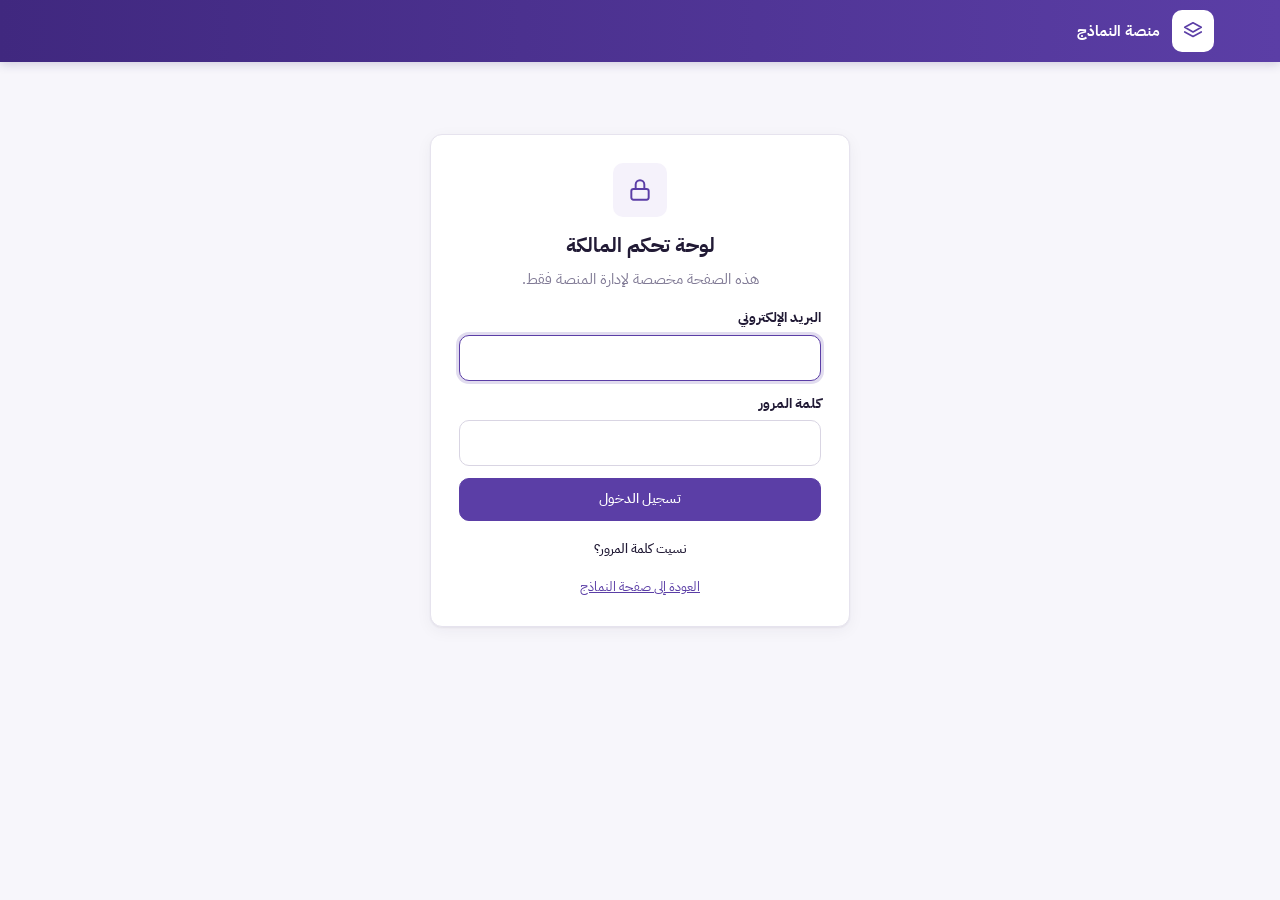
<file: admin.html>
<!doctype html>
<html lang="ar" dir="rtl">
<head>
  <meta charset="utf-8">
  <meta name="viewport" content="width=device-width, initial-scale=1">
  <meta name="robots" content="noindex, nofollow">
  <meta http-equiv="Content-Security-Policy" content="default-src 'self'; script-src 'self'; style-src 'self' 'unsafe-inline'; img-src 'self' data: blob:; font-src 'self' data:; connect-src 'self' https://*.googleapis.com; frame-src 'self' blob: https://*.firebaseapp.com; worker-src 'self' blob:; object-src 'none'; base-uri 'none'; form-action 'self'">
  <meta name="referrer" content="no-referrer">
  <title>لوحة التحكم</title>
  <link rel="icon" href="img/favicon.svg" type="image/svg+xml">
  <link rel="stylesheet" href="css/app.css">
  <script type="module" src="js/admin.js"></script>
</head>
<body>
  <div id="app"><main><div class="wrap"><p class="muted">جارٍ التحميل…</p></div></main></div>
  <noscript><p style="padding:24px">يتطلب هذا الموقع تفعيل JavaScript.</p></noscript>
</body>
</html>
</file>
<file: css/app.css>
@font-face { font-family: 'Plex Arabic'; font-weight: 400; font-display: swap; src: url(../fonts/ibm-plex-sans-arabic-arabic-400-normal.woff2) format('woff2'); unicode-range: U+0600-06FF, U+0750-077F, U+0870-08FF, U+200C-200E, U+FB50-FDFF, U+FE70-FEFC; }
@font-face { font-family: 'Plex Arabic'; font-weight: 500; font-display: swap; src: url(../fonts/ibm-plex-sans-arabic-arabic-500-normal.woff2) format('woff2'); unicode-range: U+0600-06FF, U+0750-077F, U+0870-08FF, U+200C-200E, U+FB50-FDFF, U+FE70-FEFC; }
@font-face { font-family: 'Plex Arabic'; font-weight: 700; font-display: swap; src: url(../fonts/ibm-plex-sans-arabic-arabic-700-normal.woff2) format('woff2'); unicode-range: U+0600-06FF, U+0750-077F, U+0870-08FF, U+200C-200E, U+FB50-FDFF, U+FE70-FEFC; }
@font-face { font-family: 'Plex Arabic'; font-weight: 400; font-display: swap; src: url(../fonts/ibm-plex-sans-arabic-latin-400-normal.woff2) format('woff2'); unicode-range: U+0000-00FF, U+2000-206F, U+20AC, U+2122; }
@font-face { font-family: 'Plex Arabic'; font-weight: 500; font-display: swap; src: url(../fonts/ibm-plex-sans-arabic-latin-500-normal.woff2) format('woff2'); unicode-range: U+0000-00FF, U+2000-206F, U+20AC, U+2122; }
@font-face { font-family: 'Plex Arabic'; font-weight: 700; font-display: swap; src: url(../fonts/ibm-plex-sans-arabic-latin-700-normal.woff2) format('woff2'); unicode-range: U+0000-00FF, U+2000-206F, U+20AC, U+2122; }

:root {
  --p: #5b3ea6; --p-dark: #40287f; --p-deep: #2e1d5e; --p-soft: #d9d0ee; --p-tint: #f5f2fb; --p-line: #e4ddf3;
  --ink: #211a35; --ink-2: #4d4664; --ink-3: #807a95; --bg: #f7f6fb; --card: #fff; --line: #e6e3ee;
  --ok: #157a4f; --ok-bg: #e6f5ee; --warn: #8a5a00; --warn-bg: #fff6dd; --err: #b42335; --err-bg: #fdecee;
  --r: 12px; --r-sm: 8px; --shadow: 0 1px 2px rgba(33, 26, 53, .06), 0 4px 16px rgba(33, 26, 53, .05);
  --font: 'Plex Arabic', 'IBM Plex Sans Arabic', 'Segoe UI', Tahoma, sans-serif;
  color-scheme: light;
}
* { box-sizing: border-box; }
html { -webkit-text-size-adjust: 100%; }
body { margin: 0; font-family: var(--font); color: var(--ink); background: var(--bg); font-size: 15px; line-height: 1.6; min-height: 100vh; display: flex; flex-direction: column; }
main { flex: 1; }
a { color: var(--p); }
button, input, select, textarea { font: inherit; color: inherit; }
img { max-width: 100%; }
.ic { flex: none; }
.sr-only { position: absolute; width: 1px; height: 1px; overflow: hidden; clip: rect(0 0 0 0); }
:focus-visible { outline: 3px solid color-mix(in srgb, var(--p) 45%, transparent); outline-offset: 2px; }
[hidden] { display: none !important; }

/* ---------- top bar ---------- */
.topbar { background: linear-gradient(90deg, var(--p-dark), var(--p)); color: #fff; position: sticky; top: 0; z-index: 30; box-shadow: 0 2px 10px rgba(46, 29, 94, .2); }
.topbar-in { max-width: 1180px; margin: 0 auto; padding: 10px 16px; display: flex; align-items: center; justify-content: space-between; gap: 12px; }
.brand { display: flex; align-items: center; gap: 12px; color: #fff; text-decoration: none; min-width: 0; }
.brand-logos { background: #fff; color: var(--p); border-radius: 10px; padding: 6px 10px; display: flex; gap: 8px; align-items: center; height: 42px; flex: none; }
.brand-logos img { height: 30px; width: auto; max-width: 140px; object-fit: contain; }
.brand-logos.clear { background: transparent; padding: 0 4px; gap: 12px; }
.brand-logos.clear img { height: 34px; }
.brand-title { font-weight: 700; font-size: 15px; overflow: hidden; text-overflow: ellipsis; white-space: nowrap; }
.top-nav { display: flex; gap: 8px; flex: none; }
.nav-btn { display: inline-flex; align-items: center; gap: 6px; padding: 7px 14px; border-radius: 999px; color: #fff; text-decoration: none; font-weight: 500; font-size: 14px; border: 1px solid rgba(255, 255, 255, .35); background: transparent; cursor: pointer; }
.nav-btn.active, .nav-btn:hover { background: #fff; color: var(--p-dark); }
@media (max-width: 640px) { .brand-title { font-size: 13px; white-space: normal; line-height: 1.35; display: -webkit-box; -webkit-line-clamp: 2; -webkit-box-orient: vertical; } .nav-btn span { display: none; } .nav-btn { padding: 8px; } }

/* ---------- layout ---------- */
.wrap { max-width: 1180px; margin: 0 auto; padding: 24px 16px 48px; }
.wrap.narrow { max-width: 860px; }
.hero { background: linear-gradient(160deg, var(--p-deep), var(--p) 70%); color: #fff; padding: 44px 16px 64px; text-align: center; position: relative; overflow: hidden; }
.hero::after { content: ''; position: absolute; inset: auto -60px -80px auto; width: 260px; height: 260px; border-radius: 40px; background: rgba(255, 255, 255, .06); transform: rotate(18deg); }
.hero h1 { margin: 0 auto 8px; max-width: 820px; font-size: clamp(22px, 3.6vw, 34px); line-height: 1.4; }
.hero p { margin: 0 auto 22px; max-width: 640px; opacity: .88; }
.search { max-width: 560px; margin: 0 auto; position: relative; }
.search input { width: 100%; padding: 13px 46px 13px 16px; border-radius: 12px; border: 0; box-shadow: 0 6px 24px rgba(0, 0, 0, .15); font-size: 15px; }
.search .ic { position: absolute; right: 15px; top: 50%; transform: translateY(-50%); color: var(--ink-3); }
.lift { margin-top: -36px; position: relative; z-index: 2; }
.section-head { display: flex; align-items: center; justify-content: space-between; gap: 12px; margin: 28px 0 12px; }
.section-head h2 { margin: 0; font-size: 19px; }
.muted { color: var(--ink-3); }
.small { font-size: 13px; }

/* ---------- cards ---------- */
.cards { display: grid; grid-template-columns: repeat(auto-fill, minmax(280px, 1fr)); gap: 16px; }
.card { background: var(--card); border: 1px solid var(--line); border-radius: var(--r); box-shadow: var(--shadow); }
.form-card { padding: 18px; display: flex; flex-direction: column; gap: 10px; transition: transform .15s, box-shadow .15s; }
.form-card:hover { transform: translateY(-2px); box-shadow: 0 8px 28px rgba(46, 29, 94, .12); }
.form-card .fc-head { display: flex; gap: 12px; align-items: flex-start; }
.badge-ic { width: 40px; height: 40px; border-radius: 10px; background: var(--p-tint); color: var(--p); display: grid; place-items: center; flex: none; }
.form-card h3 { margin: 4px 0 0; font-size: 17px; line-height: 1.45; }
.form-card p { margin: 0; color: var(--ink-2); font-size: 14px; flex: 1; }
.tags { display: flex; flex-wrap: wrap; gap: 6px; }
.tag { background: var(--p-tint); color: var(--p-dark); border: 1px solid var(--p-line); border-radius: 999px; padding: 1px 10px; font-size: 12px; }
.empty { padding: 28px 16px; text-align: center; color: var(--ink-3); border: 1.5px dashed var(--line); border-radius: var(--r); background: #fff; }
.list-rows { display: flex; flex-direction: column; gap: 8px; }
.row-item { display: flex; align-items: center; gap: 12px; padding: 12px 14px; background: #fff; border: 1px solid var(--line); border-radius: var(--r-sm); flex-wrap: wrap; }
.row-item .grow { flex: 1; min-width: 180px; }
.row-item b { display: block; }

/* ---------- buttons ---------- */
.btn { display: inline-flex; align-items: center; justify-content: center; gap: 7px; padding: 9px 16px; border-radius: 10px; border: 1px solid var(--line); background: #fff; color: var(--ink); cursor: pointer; font-weight: 500; font-size: 14px; text-decoration: none; white-space: nowrap; transition: background .15s, border-color .15s; min-height: 40px; }
.btn:hover { border-color: var(--p-soft); background: var(--p-tint); }
.btn.primary { background: var(--p); border-color: var(--p); color: #fff; }
.btn.primary:hover { background: var(--p-dark); }
.btn.danger { background: var(--err); border-color: var(--err); color: #fff; }
.btn.ghost { background: transparent; border-color: transparent; }
.btn.ghost:hover { background: var(--p-tint); }
.btn.soft { background: var(--p-tint); border-color: var(--p-line); color: var(--p-dark); }
.btn.sm { padding: 5px 10px; min-height: 32px; font-size: 13px; border-radius: 8px; }
.btn.block { width: 100%; }
.btn[disabled] { opacity: .55; cursor: not-allowed; }
.btn.loading { pointer-events: none; opacity: .75; }
.btn.loading::before { content: ''; width: 14px; height: 14px; border: 2px solid currentColor; border-top-color: transparent; border-radius: 50%; animation: spin .7s linear infinite; }
@keyframes spin { to { transform: rotate(360deg); } }
.icon-btn { width: 34px; height: 34px; display: inline-grid; place-items: center; border-radius: 8px; border: 1px solid transparent; background: transparent; cursor: pointer; color: var(--ink-2); }
.icon-btn:hover { background: var(--p-tint); color: var(--p); }
.icon-btn.danger { color: var(--err); }
.icon-btn.danger:hover { background: var(--err-bg); }
.icon-btn.light { color: #fff; }
.icon-btn.light:hover { background: rgba(255, 255, 255, .15); color: #fff; }

/* ---------- form page ---------- */
.form-top { display: flex; align-items: flex-start; justify-content: space-between; gap: 12px; margin-bottom: 18px; flex-wrap: wrap; }
.form-top .ft-title { display: flex; gap: 12px; align-items: center; }
.form-top h1 { margin: 0; font-size: 22px; line-height: 1.4; }
.pill { display: inline-flex; align-items: center; gap: 4px; font-size: 12px; padding: 1px 9px; border-radius: 999px; background: var(--p-tint); color: var(--p-dark); }
.pill.warn { background: var(--warn-bg); color: var(--warn); }
.pill.ok { background: var(--ok-bg); color: var(--ok); }
.pill.err { background: var(--err-bg); color: var(--err); }
.pill.gray { background: #eeedf2; color: var(--ink-2); }
.banner { display: flex; align-items: center; gap: 10px; padding: 10px 14px; border-radius: var(--r-sm); background: var(--warn-bg); color: var(--warn); border: 1px solid #f1dfa6; margin-bottom: 16px; flex-wrap: wrap; }
.banner .grow { flex: 1; min-width: 200px; }
.banner.info { background: var(--p-tint); color: var(--p-dark); border-color: var(--p-line); }
.banner.err { background: var(--err-bg); color: var(--err); border-color: #f4c7cd; }
.fsec { background: #fff; border: 1px solid var(--line); border-radius: var(--r); margin-bottom: 18px; box-shadow: var(--shadow); overflow: hidden; }
.fsec-head { background: linear-gradient(90deg, var(--p-soft), #e6e0f4); padding: 11px 18px; display: flex; justify-content: space-between; align-items: center; gap: 10px; flex-wrap: wrap; }
.fsec-head h2 { margin: 0; font-size: 16px; color: var(--p-deep); }
.fsec-head .note { font-size: 12.5px; color: var(--ink-2); }
.fsec-body { padding: 18px; display: grid; grid-template-columns: repeat(6, 1fr); gap: 14px 16px; }
.fld { grid-column: span 6; min-width: 0; }
.fld.w-half { grid-column: span 3; }
.fld.w-third { grid-column: span 2; }
@media (max-width: 720px) { .fld.w-half, .fld.w-third { grid-column: span 6; } .fsec-body { padding: 14px; } }
@media (min-width: 721px) and (max-width: 960px) { .fld.w-third { grid-column: span 3; } }
.fld > label, .fld > .lbl { display: block; font-weight: 700; font-size: 13.5px; margin-bottom: 6px; color: var(--ink); }
.req { color: var(--err); margin-inline-start: 3px; }
.help { font-size: 12px; color: var(--ink-3); margin-top: 4px; }
.err-msg { font-size: 12.5px; color: var(--err); margin-top: 4px; display: none; }
.fld.has-err .err-msg { display: block; }
.fld.has-err .inp, .fld.has-err .choice-group, .fld.has-err .sig-btn { border-color: var(--err); background: #fffafa; }
.inp { width: 100%; padding: 10px 12px; border: 1px solid #d9d5e3; border-radius: 10px; background: #fff; transition: border-color .15s, box-shadow .15s; min-height: 42px; }
.inp:focus { outline: none; border-color: var(--p); box-shadow: 0 0 0 3px color-mix(in srgb, var(--p) 18%, transparent); }
textarea.inp { resize: vertical; min-height: 84px; line-height: 1.7; }
select.inp { appearance: none; background-image: url("data:image/svg+xml,%3Csvg xmlns='http://www.w3.org/2000/svg' width='12' height='12' viewBox='0 0 24 24' fill='none' stroke='%23807a95' stroke-width='2.5'%3E%3Cpath d='m6 9 6 6 6-6'/%3E%3C/svg%3E"); background-repeat: no-repeat; background-position: left 12px center; padding-left: 32px; }
input[type=date].inp { direction: rtl; text-align: right; }
.choice-group { display: flex; flex-wrap: wrap; gap: 8px; border: 1px solid transparent; border-radius: 10px; }
.choice { position: relative; }
.choice input { position: absolute; opacity: 0; inset: 0; cursor: pointer; }
.choice span { display: inline-flex; align-items: center; gap: 6px; padding: 7px 14px; border: 1px solid #d9d5e3; border-radius: 999px; background: #fff; cursor: pointer; font-size: 14px; user-select: none; }
.choice span::before { content: ''; width: 14px; height: 14px; border: 1.6px solid #b3abc9; border-radius: 50%; flex: none; }
.choice.cb span::before { border-radius: 4px; }
.choice input:checked + span { background: var(--p-tint); border-color: var(--p); color: var(--p-dark); font-weight: 500; }
.choice input:checked + span::before { background: var(--p); border-color: var(--p); box-shadow: inset 0 0 0 2.5px #fff; }
.choice input:focus-visible + span { outline: 3px solid color-mix(in srgb, var(--p) 40%, transparent); }
.other-inp { margin-top: 8px; }

/* list field */
.lst { display: flex; flex-direction: column; gap: 10px; }
.lst-row { display: flex; gap: 10px; align-items: flex-start; }
.lst-num { width: 28px; height: 28px; border-radius: 50%; background: var(--p-tint); color: var(--p-dark); display: grid; place-items: center; font-size: 13px; font-weight: 700; flex: none; margin-top: 8px; }
.lst-row textarea { min-height: 56px; }
.add-btn { align-self: flex-start; }

/* rating */
.rate-list { display: flex; flex-direction: column; border: 1px solid var(--line); border-radius: 10px; overflow: hidden; }
.rate-row { display: grid; grid-template-columns: 34px 1fr auto; gap: 10px 14px; align-items: center; padding: 12px 14px; border-bottom: 1px solid var(--line); }
.rate-row:nth-child(even) { background: #fbfaff; }
.rate-row:last-child { border-bottom: 0; }
.rate-row.missing { background: #fff6f7; }
.rate-n { font-weight: 700; color: var(--p); text-align: center; }
.rate-note { grid-column: 2 / -1; }
.rate-note input { min-height: 36px; padding: 6px 10px; font-size: 13.5px; }
.rate-row .choice span { padding: 5px 12px; font-size: 13.5px; }
@media (max-width: 720px) { .rate-row { grid-template-columns: 30px 1fr; } .rate-row .choice-group { grid-column: 2; } }

/* signatures */
.sig-btn { display: inline-flex; align-items: center; justify-content: center; gap: 6px; min-width: 110px; height: 42px; padding: 4px 12px; border: 1.5px dashed #c5bcdc; border-radius: 10px; background: #fff; color: var(--p-dark); cursor: pointer; font-weight: 500; }
.sig-btn:hover { background: var(--p-tint); }
.sig-btn.signed { border-style: solid; border-color: var(--p-soft); background: var(--p-tint); padding: 2px 8px; }
.sig-btn img { height: 34px; max-width: 120px; object-fit: contain; }
.sig-wrap { display: inline-flex; align-items: center; gap: 4px; }
.sg-rows { display: flex; flex-direction: column; gap: 12px; }
.sg-row { border: 1px solid var(--line); border-radius: 10px; padding: 10px 12px 12px; background: #fcfbfe; }
.sg-row-head { display: flex; justify-content: space-between; align-items: center; margin-bottom: 8px; font-weight: 700; font-size: 13px; color: var(--ink-2); }
.sg-people { display: grid; grid-template-columns: repeat(var(--per, 3), 1fr); gap: 10px; }
.sg-person { display: flex; gap: 6px; align-items: center; }
.sg-person .inp { flex: 1; min-width: 0; }
@media (max-width: 860px) { .sg-people { grid-template-columns: 1fr; } }
.pad-wrap { border: 2px dashed #cfc7e4; border-radius: 12px; background: #fff; position: relative; touch-action: none; }
.pad-wrap canvas { display: block; width: 100%; height: 220px; cursor: crosshair; border-radius: 10px; }
.pad-wrap::after { content: ''; position: absolute; left: 24px; right: 24px; bottom: 44px; border-bottom: 1px solid #e5e1ef; pointer-events: none; }
.note-box { display: flex; gap: 8px; padding: 10px 12px; border-radius: 10px; background: var(--p-tint); color: var(--p-dark); font-size: 14px; }

/* sticky action bar */
.actionbar { position: sticky; bottom: 0; z-index: 20; background: rgba(255, 255, 255, .96); backdrop-filter: blur(6px); border-top: 1px solid var(--line); box-shadow: 0 -4px 18px rgba(33, 26, 53, .06); }
.actionbar-in { max-width: 860px; margin: 0 auto; padding: 10px 16px; display: flex; gap: 10px; align-items: center; flex-wrap: wrap; }
.actionbar .status { font-size: 12.5px; color: var(--ink-3); margin-inline-start: auto; }
@media (max-width: 520px) { .actionbar .btn { flex: 1; } .actionbar .status { width: 100%; text-align: center; order: 3; margin: 0; } }

/* preview */
.pv-bar { display: flex; gap: 8px; align-items: center; flex-wrap: wrap; margin-bottom: 14px; }
.pv-bar .grow { flex: 1; }
.pv-stage { background: #e9e6f1; border-radius: var(--r); padding: 20px; overflow: hidden; display: flex; justify-content: center; }
.pv-paper { background: #fff; box-shadow: 0 6px 28px rgba(33, 26, 53, .18); width: 794px; transform-origin: top center; }
.pv-paper iframe { width: 794px; border: 0; display: block; }
@media (max-width: 640px) { .pv-stage { padding: 10px; } .pv-bar .grow { order: -1; flex-basis: 100%; } .pv-bar .btn { flex: 1; } }

/* success */
.done { text-align: center; padding: 36px 20px; }
.done .big-ic { width: 72px; height: 72px; border-radius: 50%; background: var(--ok-bg); color: var(--ok); display: grid; place-items: center; margin: 0 auto 14px; }
.done h2 { margin: 0 0 6px; }
.ref-box { display: inline-block; margin: 14px 0; padding: 10px 22px; border-radius: 12px; background: var(--p-tint); border: 1px dashed var(--p-soft); font-size: 22px; font-weight: 700; letter-spacing: 1px; color: var(--p-dark); direction: ltr; }
.done-actions { display: flex; gap: 10px; justify-content: center; flex-wrap: wrap; margin-top: 12px; }

/* footer */
.site-foot { background: linear-gradient(90deg, var(--p-dark), var(--p)); color: #fff; text-align: center; padding: 18px 16px; font-size: 13px; }
.site-foot b { display: block; font-size: 14px; margin-bottom: 4px; }
.site-foot span { opacity: .85; display: inline-flex; gap: 6px; align-items: center; }

/* toasts & modal */
.toasts { position: fixed; bottom: 86px; left: 50%; transform: translateX(-50%); z-index: 100; display: flex; flex-direction: column; gap: 8px; align-items: center; pointer-events: none; width: max-content; max-width: calc(100vw - 32px); }
.toast { display: flex; gap: 8px; align-items: center; background: var(--p-deep); color: #fff; padding: 10px 16px; border-radius: 10px; box-shadow: 0 8px 24px rgba(0, 0, 0, .2); font-size: 14px; animation: tin .2s; }
.toast.err { background: var(--err); }
.toast.out { opacity: 0; transition: opacity .3s; }
@keyframes tin { from { opacity: 0; transform: translateY(8px); } }
.modal-back { position: fixed; inset: 0; background: rgba(33, 26, 53, .45); backdrop-filter: blur(3px); z-index: 90; display: grid; place-items: center; padding: 16px; animation: fin .15s; }
@keyframes fin { from { opacity: 0; } }
.modal { background: #fff; border-radius: 14px; width: min(560px, 100%); max-height: calc(100vh - 32px); display: flex; flex-direction: column; overflow: hidden; box-shadow: 0 20px 60px rgba(0, 0, 0, .25); }
.modal.wide { width: min(980px, 100%); }
.modal-head { background: linear-gradient(90deg, var(--p-dark), var(--p)); color: #fff; padding: 10px 14px 10px 10px; display: flex; justify-content: space-between; align-items: center; }
.modal-head h3 { margin: 0; font-size: 16px; padding-inline-start: 6px; }
.modal-body { padding: 16px; overflow: auto; }
.modal-foot { padding: 12px 16px; display: flex; gap: 8px; border-top: 1px solid var(--line); flex-wrap: wrap; }
.confirm-text { margin: 0; white-space: pre-line; }

/* gate / login */
.gate { max-width: 420px; margin: 48px auto; padding: 28px; text-align: center; }
.gate .badge-ic { margin: 0 auto 12px; width: 54px; height: 54px; }
.gate form { display: flex; flex-direction: column; gap: 12px; text-align: right; margin-top: 16px; }
.alert { padding: 10px 12px; border-radius: 10px; font-size: 14px; }
.alert.err { background: var(--err-bg); color: var(--err); }
.alert.ok { background: var(--ok-bg); color: var(--ok); }

/* ---------- admin ---------- */
.adm { display: grid; grid-template-columns: 240px 1fr; min-height: calc(100vh - 62px); }
.side { background: #fff; border-left: 1px solid var(--line); padding: 16px 12px; display: flex; flex-direction: column; gap: 4px; position: sticky; top: 62px; height: calc(100vh - 62px); }
.side a, .side button { display: flex; align-items: center; gap: 10px; padding: 10px 12px; border-radius: 10px; color: var(--ink-2); text-decoration: none; font-weight: 500; border: 0; background: none; cursor: pointer; text-align: right; width: 100%; }
.side a:hover, .side button:hover { background: var(--p-tint); color: var(--p); }
.side a.active { background: var(--p); color: #fff; }
.side .sp { flex: 1; }
.side .cnt { margin-inline-start: auto; background: var(--err); color: #fff; border-radius: 999px; font-size: 11px; padding: 0 7px; }
.adm-main { padding: 24px; min-width: 0; }
.page-head { display: flex; justify-content: space-between; align-items: center; gap: 12px; margin-bottom: 18px; flex-wrap: wrap; }
.page-head h1 { margin: 0; font-size: 22px; }
.page-head .acts { display: flex; gap: 8px; flex-wrap: wrap; }
.stats { display: grid; grid-template-columns: repeat(auto-fit, minmax(170px, 1fr)); gap: 14px; margin-bottom: 20px; }
.stat { padding: 16px; }
.stat .n { font-size: 28px; font-weight: 700; color: var(--p-dark); line-height: 1.2; }
.stat .l { color: var(--ink-3); font-size: 13px; }
.panel { padding: 16px; margin-bottom: 18px; }
.panel h2 { margin: 0 0 12px; font-size: 16px; }
.filters { display: flex; gap: 8px; flex-wrap: wrap; margin-bottom: 14px; align-items: end; }
.filters .inp { width: auto; min-width: 140px; flex: 1; }
.filters .f-q { flex: 3; min-width: 220px; }
.filters label { font-size: 12px; color: var(--ink-3); display: flex; flex-direction: column; gap: 2px; flex: 1; min-width: 130px; }
.tbl-wrap { overflow-x: auto; background: #fff; border: 1px solid var(--line); border-radius: var(--r); }
table.tbl { width: 100%; border-collapse: collapse; font-size: 14px; }
.tbl th { text-align: right; background: #faf9fd; color: var(--ink-2); font-weight: 700; font-size: 12.5px; padding: 10px 12px; border-bottom: 1px solid var(--line); white-space: nowrap; }
.tbl td { padding: 10px 12px; border-bottom: 1px solid #f0eef5; vertical-align: middle; }
.tbl tr:last-child td { border-bottom: 0; }
.tbl tr.click { cursor: pointer; }
.tbl tr.click:hover td { background: var(--p-tint); }
.tbl .acts { display: flex; gap: 2px; justify-content: flex-end; }
.ref { font-family: ui-monospace, Menlo, Consolas, monospace; direction: ltr; display: inline-block; font-size: 13px; }
.pager { display: flex; gap: 6px; justify-content: space-between; align-items: center; margin-top: 12px; flex-wrap: wrap; }
.detail { display: grid; grid-template-columns: 360px 1fr; gap: 18px; align-items: start; }
.detail > * { min-width: 0; }
.ident { display: grid; grid-template-columns: minmax(0, 1fr) minmax(0, 1fr); gap: 18px; align-items: start; }
.ident > * { min-width: 0; }
.img-card .logo-prev .thumb { width: 150px; height: 80px; background: repeating-conic-gradient(#f1eff6 0 25%, #fff 0 50%) 0 0 / 16px 16px; }
.img-card .logo-prev .thumb.dark { background: linear-gradient(90deg, #4c2f8f, #6a49b5); }
@media (max-width: 1100px) { .ident { grid-template-columns: 1fr; } .ident > div:last-child { position: static !important; } }
.kv { display: grid; grid-template-columns: 120px 1fr; gap: 6px 10px; font-size: 14px; }
.kv dt { color: var(--ink-3); }
.kv dd { margin: 0; overflow-wrap: anywhere; white-space: pre-line; }
.sum-list { display: flex; flex-direction: column; gap: 8px; font-size: 14px; max-height: 520px; overflow: auto; }
.sum-list div { padding-bottom: 8px; border-bottom: 1px solid #f0eef5; }
.sum-list b { display: block; font-size: 12.5px; color: var(--ink-3); font-weight: 500; }
.sum-list span { white-space: pre-line; overflow-wrap: anywhere; }
.pdf-frame { width: 100%; height: 78vh; border: 1px solid var(--line); border-radius: var(--r); background: #fff; }
.form-grid { display: grid; grid-template-columns: repeat(2, 1fr); gap: 14px; }
.form-grid .full { grid-column: 1 / -1; }
.fg label { display: block; font-weight: 700; font-size: 13px; margin-bottom: 5px; }
.logo-prev { display: flex; gap: 12px; align-items: center; flex-wrap: wrap; }
.logo-prev .thumb { width: 120px; height: 64px; border: 1px dashed var(--line); border-radius: 10px; display: grid; place-items: center; background: #fff; overflow: hidden; }
.logo-prev img { max-height: 56px; max-width: 110px; }
.mob-menu { display: none; }
@media (max-width: 900px) {
  .adm { grid-template-columns: 1fr; }
  .side { position: fixed; inset: 62px 0 auto auto; width: 260px; height: calc(100vh - 62px); z-index: 40; transform: translateX(100%); transition: transform .2s; box-shadow: -8px 0 30px rgba(0, 0, 0, .12); }
  .side.open { transform: none; }
  .mob-menu { display: inline-grid; }
  .adm-main { padding: 16px; }
  .detail { grid-template-columns: 1fr; }
  .form-grid { grid-template-columns: 1fr; }
}

/* builder */
.bld { display: grid; grid-template-columns: 1fr; gap: 16px; }
.bld-sec { border: 1px solid var(--line); border-radius: var(--r); background: #fff; overflow: hidden; }
.bld-sec-head { display: flex; gap: 8px; align-items: center; padding: 10px 12px; background: linear-gradient(90deg, var(--p-soft), #ebe6f6); flex-wrap: wrap; }
.bld-sec-head .inp { flex: 1; min-width: 180px; font-weight: 700; background: #fff; }
.bld-sec-body { padding: 12px; display: flex; flex-direction: column; gap: 8px; }
.bld-fld { border: 1px solid var(--line); border-radius: 10px; background: #fcfbfe; }
.bld-fld-head { display: flex; gap: 8px; align-items: center; padding: 8px 10px; cursor: pointer; }
.bld-fld-head .t { flex: 1; min-width: 0; overflow: hidden; text-overflow: ellipsis; white-space: nowrap; font-weight: 500; }
.bld-fld-body { padding: 12px; border-top: 1px solid var(--line); display: grid; grid-template-columns: repeat(3, 1fr); gap: 10px 12px; background: #fff; border-radius: 0 0 10px 10px; }
.bld-fld-body .full { grid-column: 1 / -1; }
.bld-fld-body .two { grid-column: span 2; }
.bld-fld-body label { font-size: 12.5px; font-weight: 700; display: block; margin-bottom: 3px; }
.bld-fld-body .chk { display: flex; align-items: center; gap: 6px; font-size: 13.5px; font-weight: 500; }
.bld-sec-opts { display: grid; grid-template-columns: repeat(4, 1fr); gap: 10px; padding: 12px; border-bottom: 1px solid var(--line); background: #fbfaff; }
.bld-sec-opts label { font-size: 12px; font-weight: 700; display: block; margin-bottom: 3px; }
@media (max-width: 760px) { .bld-fld-body, .bld-sec-opts { grid-template-columns: 1fr; } .bld-fld-body .two { grid-column: 1 / -1; } }
.tabs { display: flex; gap: 4px; border-bottom: 1px solid var(--line); margin-bottom: 16px; overflow-x: auto; }
.tabs button { padding: 10px 14px; border: 0; background: none; cursor: pointer; font-weight: 500; color: var(--ink-3); border-bottom: 2.5px solid transparent; white-space: nowrap; }
.tabs button.active { color: var(--p); border-color: var(--p); }
.code { font-family: ui-monospace, Menlo, Consolas, monospace; font-size: 12.5px; direction: ltr; text-align: left; min-height: 480px; }
.type-grid { display: grid; grid-template-columns: repeat(auto-fill, minmax(170px, 1fr)); gap: 8px; }
.type-grid button { text-align: right; padding: 10px 12px; border: 1px solid var(--line); border-radius: 10px; background: #fff; cursor: pointer; }
.type-grid button:hover { border-color: var(--p); background: var(--p-tint); }
.status-sel { width: auto; min-height: 32px; padding: 4px 30px 4px 10px; font-size: 13px; }

/* fillable table field */
.ft-wrap { display: flex; flex-direction: column; gap: 10px; overflow-x: auto; }
table.ft { width: 100%; border-collapse: collapse; font-size: 14px; }
.ft th { background: var(--p-tint); color: var(--p-deep); font-weight: 700; font-size: 13px; padding: 8px; border: 1px solid var(--line); text-align: center; }
.ft td { border: 1px solid var(--line); padding: 4px; vertical-align: top; }
.ft td.n, .ft th.n { width: 40px; text-align: center; vertical-align: middle; color: var(--ink-3); }
.ft th.rl { text-align: right; background: #faf9fd; }
.ft textarea.inp { min-height: 38px; padding: 7px 9px; resize: vertical; border-color: transparent; background: transparent; }
.ft textarea.inp:focus { border-color: var(--p); background: #fff; }
@media (max-width: 720px) {
  table.ft, .ft tbody, .ft tr, .ft td, .ft th.rl { display: block; width: 100%; }
  .ft thead { display: none; }
  .ft tr { border: 1px solid var(--line); border-radius: 10px; margin-bottom: 10px; padding: 8px; background: #fcfbfe; }
  .ft td { border: 0; padding: 4px 0; }
  .ft td::before { content: attr(data-label); display: block; font-size: 12px; font-weight: 700; color: var(--ink-2); }
  .ft td.n { width: auto; text-align: start; }
  .ft textarea.inp { border-color: #d9d5e3; background: #fff; }
}
/* import */
.drop { border: 2px dashed var(--p-soft); border-radius: var(--r); background: #fff; padding: 36px 20px; text-align: center; cursor: pointer; transition: background .15s, border-color .15s; }
.drop:hover, .drop.over { background: var(--p-tint); border-color: var(--p); }
.drop .badge-ic { margin: 0 auto 10px; width: 54px; height: 54px; }
.choice-cards { display: grid; grid-template-columns: repeat(auto-fit, minmax(260px, 1fr)); gap: 16px; }
.choice-cards a { text-decoration: none; color: inherit; padding: 22px; display: flex; flex-direction: column; gap: 8px; }
.choice-cards a:hover { border-color: var(--p); }
.orig-pages { display: flex; flex-direction: column; gap: 14px; align-items: center; background: #e9e6f1; border-radius: var(--r); padding: 14px; }
.orig-pages img { max-width: 100%; background: #fff; box-shadow: 0 4px 18px rgba(0,0,0,.12); }
.orig-html { background: #fff; padding: 16px; border-radius: var(--r); overflow-x: auto; }
.orig-html table { border-collapse: collapse; width: 100%; margin: 8px 0; font-size: 13px; }
.orig-html td { border: 1px solid #8a8499; padding: 4px 6px; min-width: 24px; height: 26px; }
.orig-html td.sh { background: #dde6f2; font-weight: 700; }
.orig-html p { margin: 4px 0; }
.steps { display: flex; gap: 6px; flex-wrap: wrap; margin-bottom: 16px; }
.steps span { padding: 4px 12px; border-radius: 999px; background: #eeedf2; color: var(--ink-3); font-size: 13px; }
.steps span.on { background: var(--p); color: #fff; }
.steps span.done { background: var(--ok-bg); color: var(--ok); }
</file>
